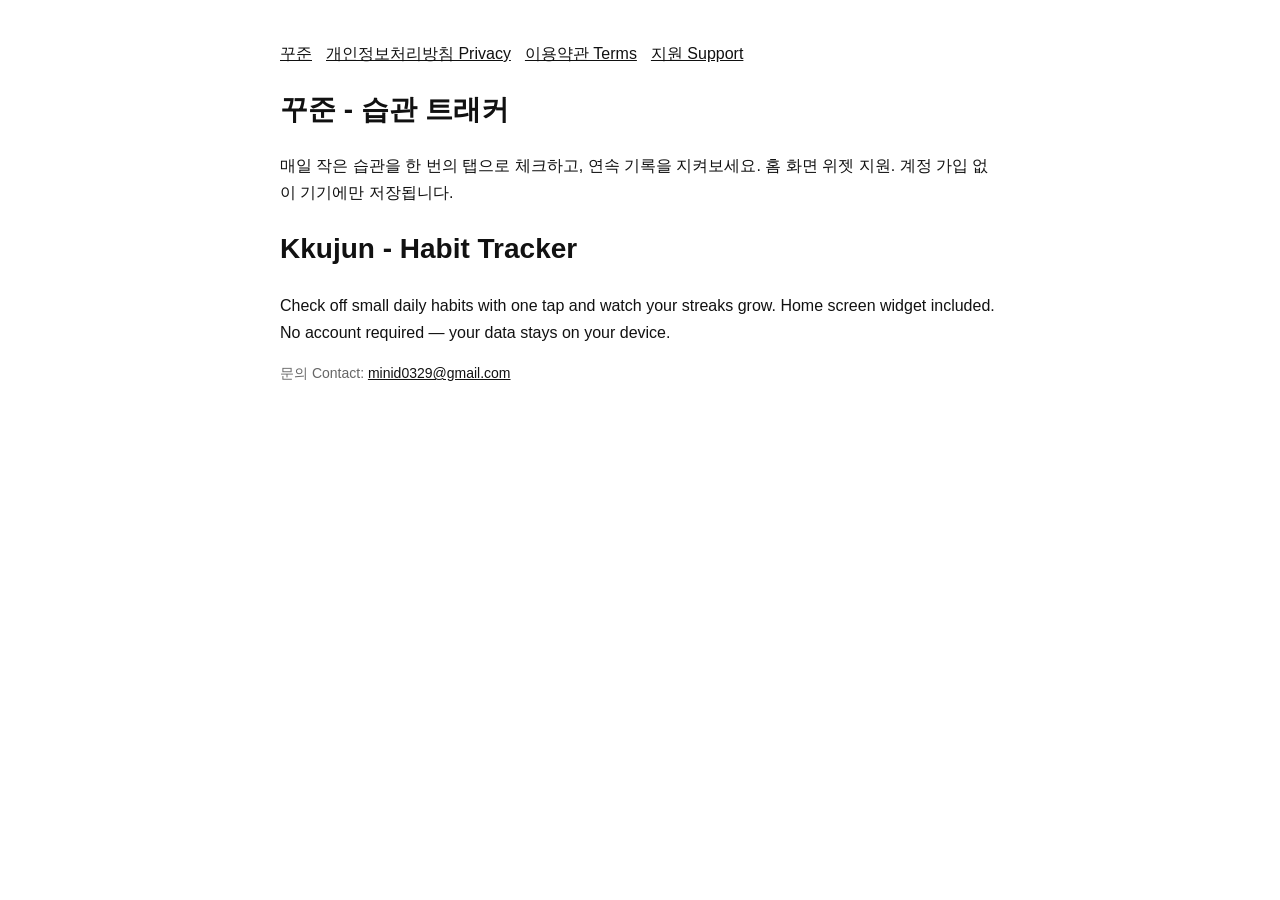
<file: index.html>
<!doctype html><html lang=ko><head><meta charset=utf-8><meta name=viewport content='width=device-width,initial-scale=1'><title>꾸준 - 습관 트래커</title><link rel=stylesheet href=style.css></head><body><nav><a href=index.html>꾸준</a><a href=privacy.html>개인정보처리방침 Privacy</a><a href=terms.html>이용약관 Terms</a><a href=support.html>지원 Support</a></nav>
<h1>꾸준 - 습관 트래커</h1><p>매일 작은 습관을 한 번의 탭으로 체크하고, 연속 기록을 지켜보세요. 홈 화면 위젯 지원. 계정 가입 없이 기기에만 저장됩니다.</p>
<h1>Kkujun - Habit Tracker</h1><p>Check off small daily habits with one tap and watch your streaks grow. Home screen widget included. No account required — your data stays on your device.</p>
<p class=muted>문의 Contact: <a href="mailto:minid0329@gmail.com">minid0329@gmail.com</a></p></body></html>
</file>
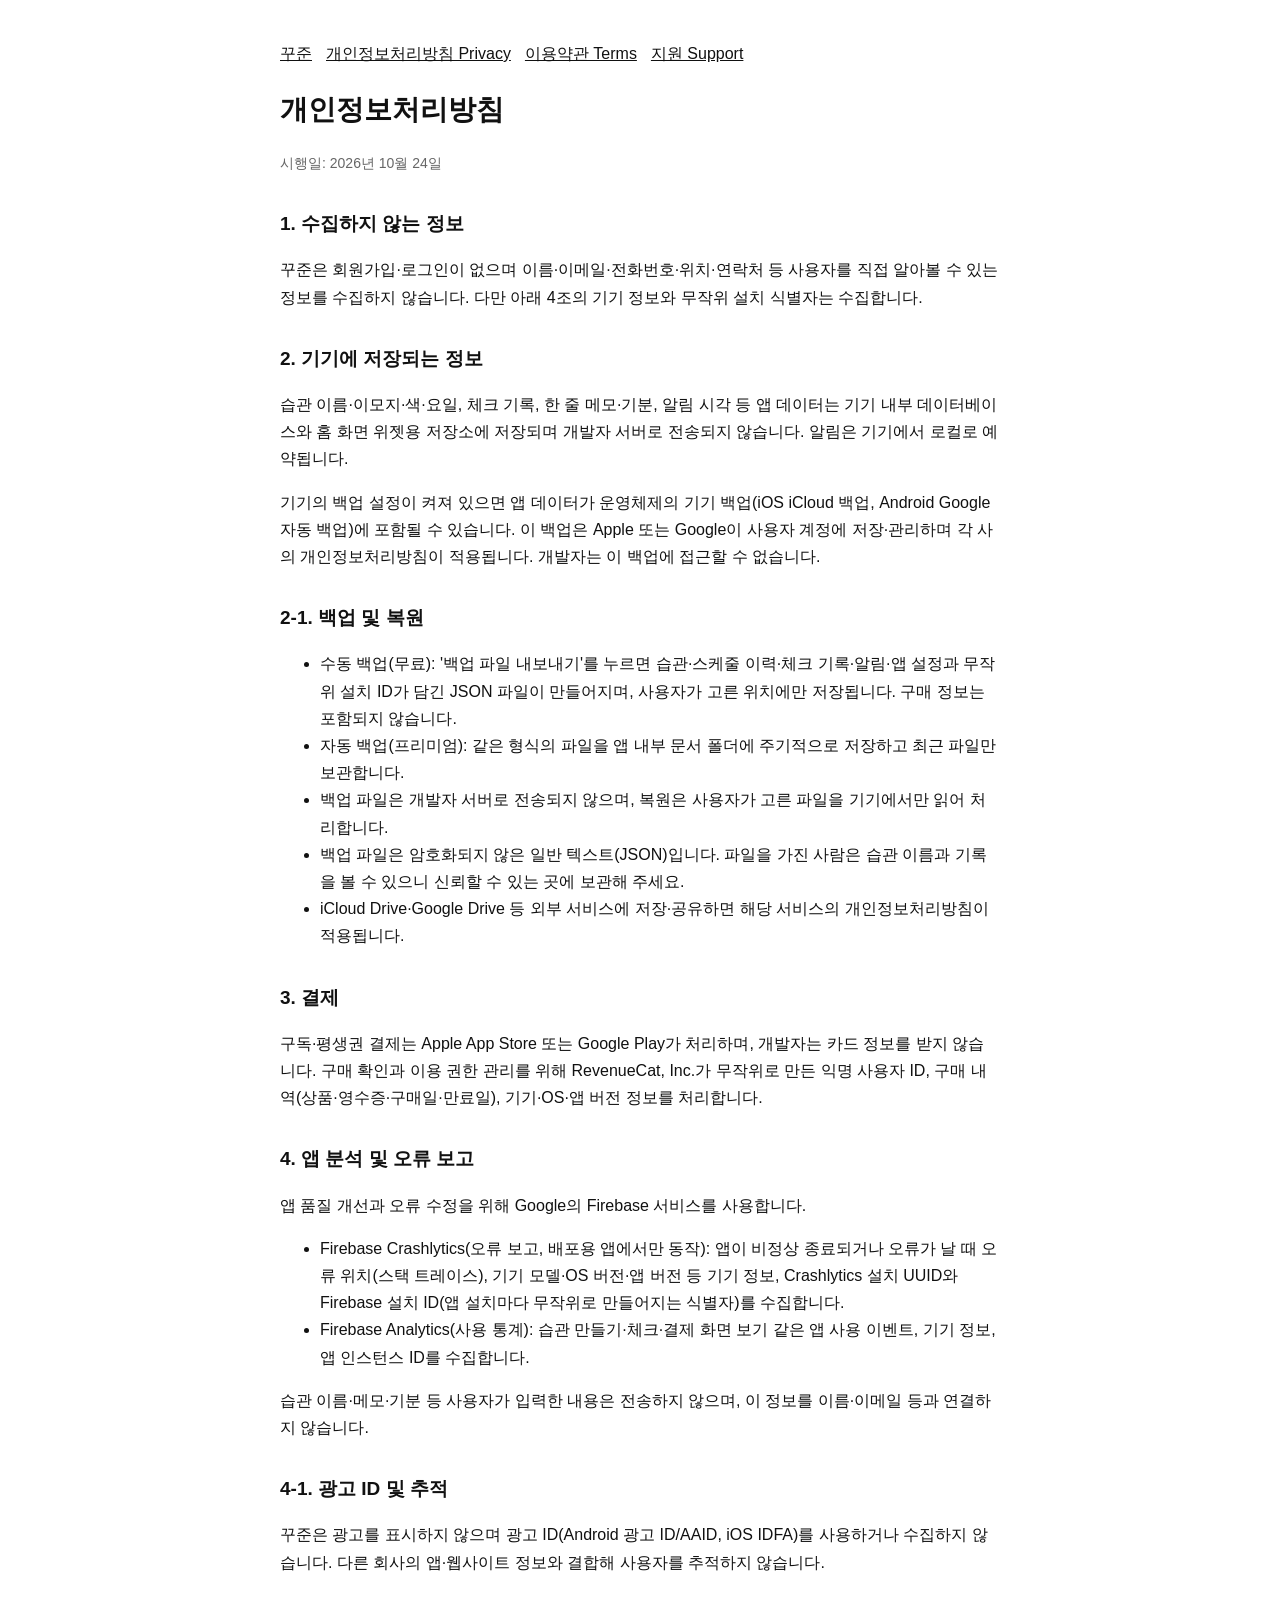
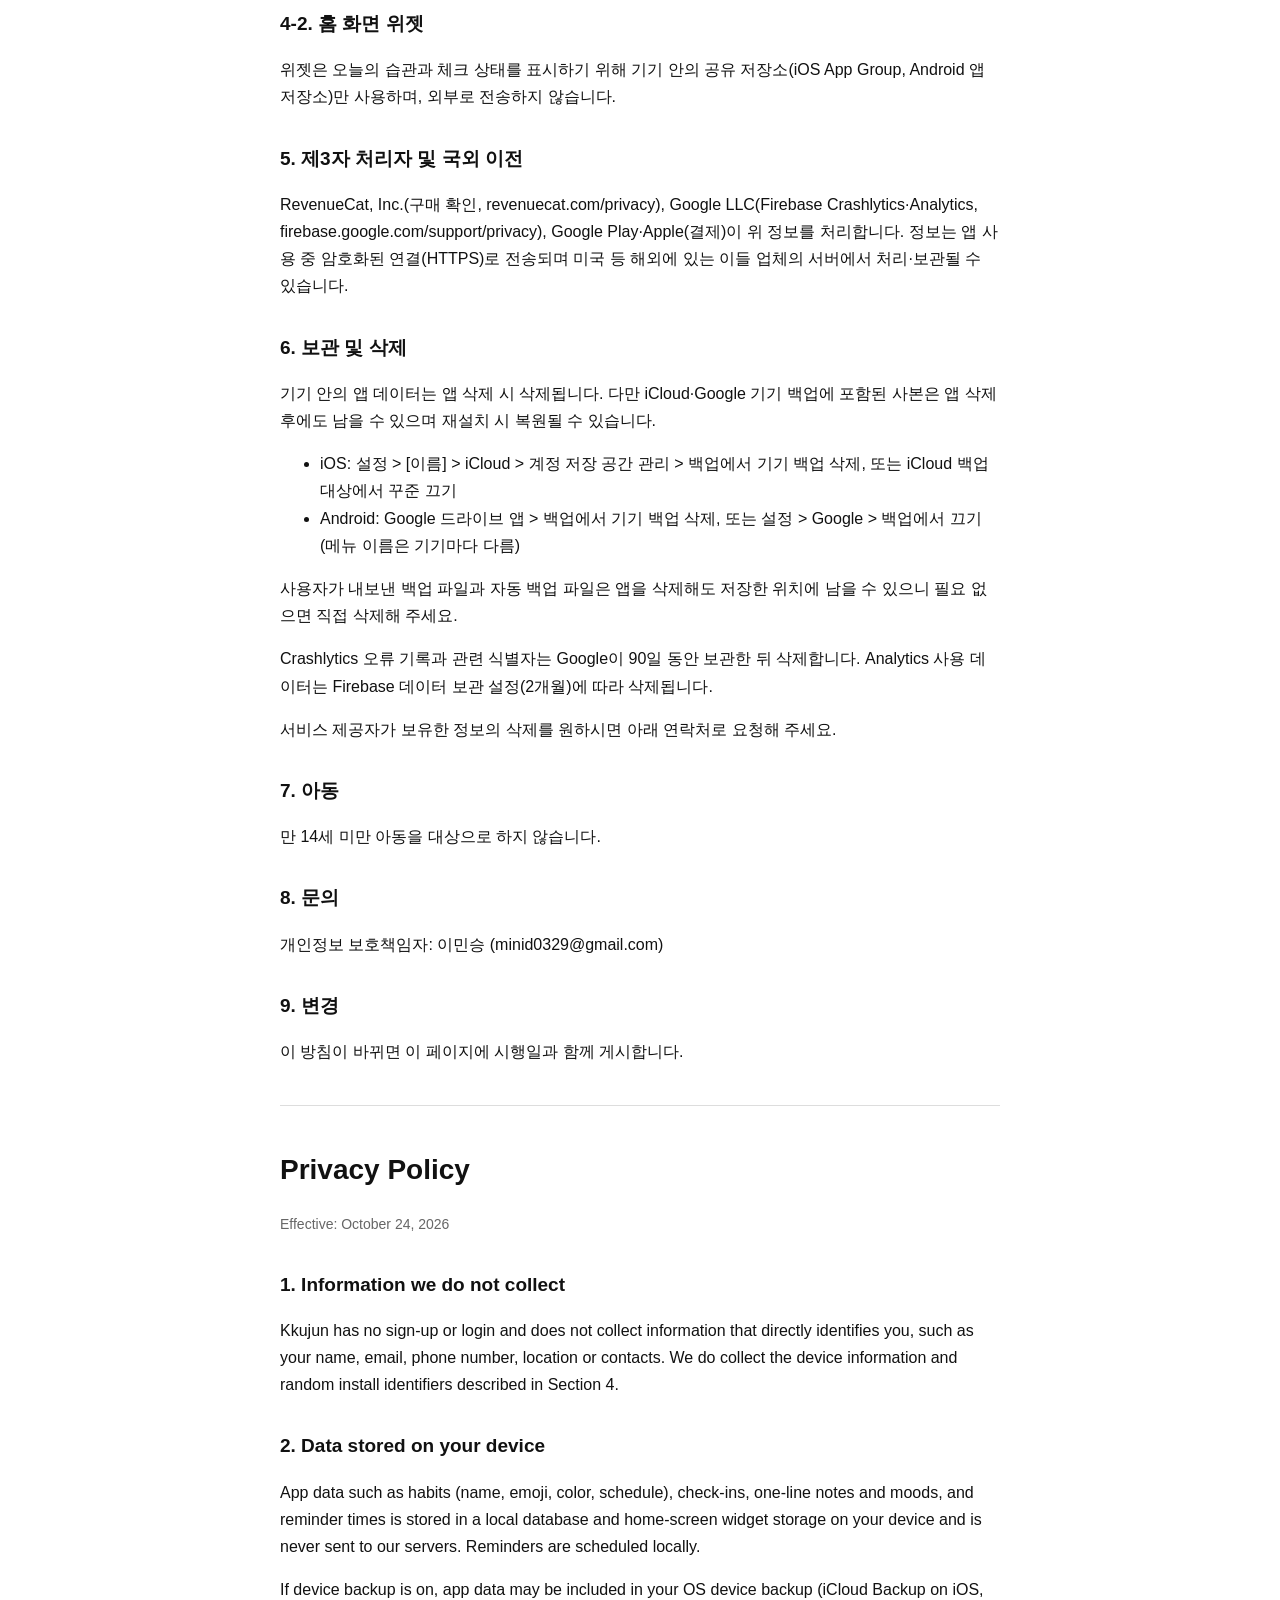
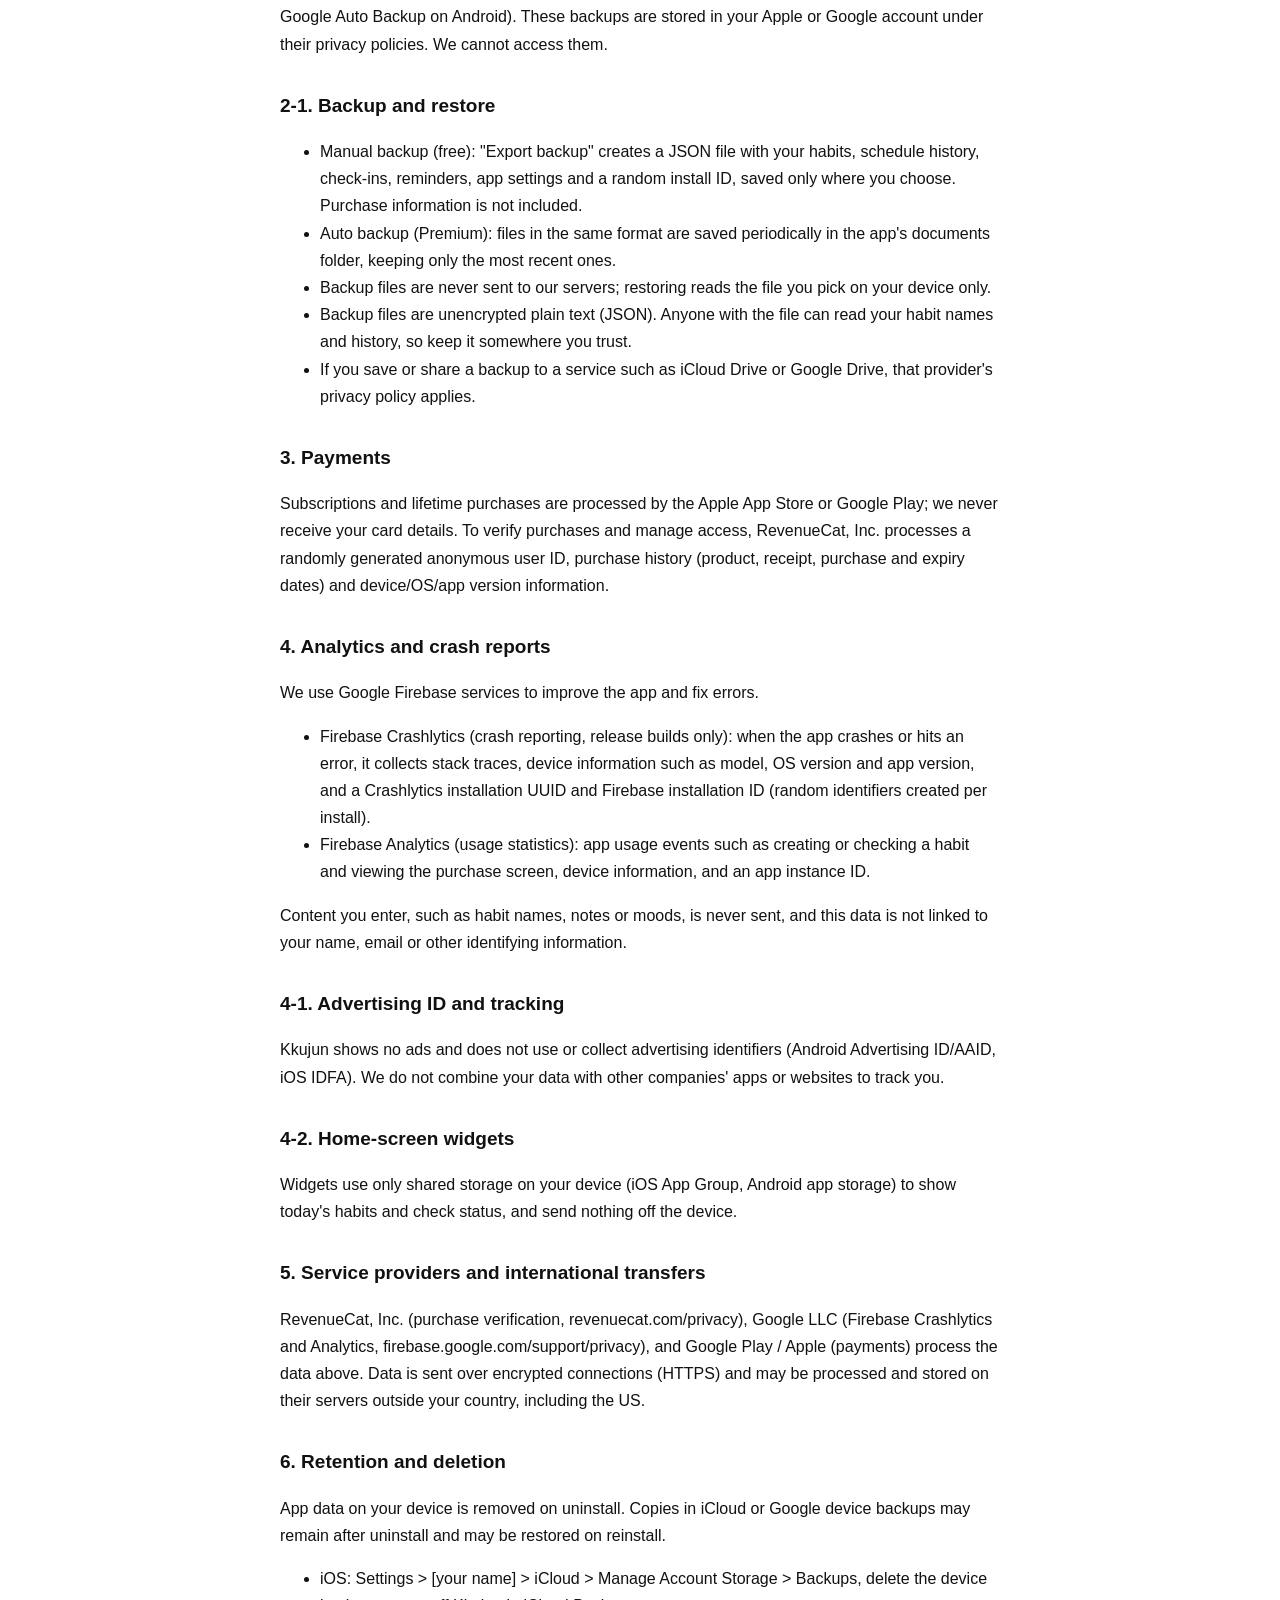
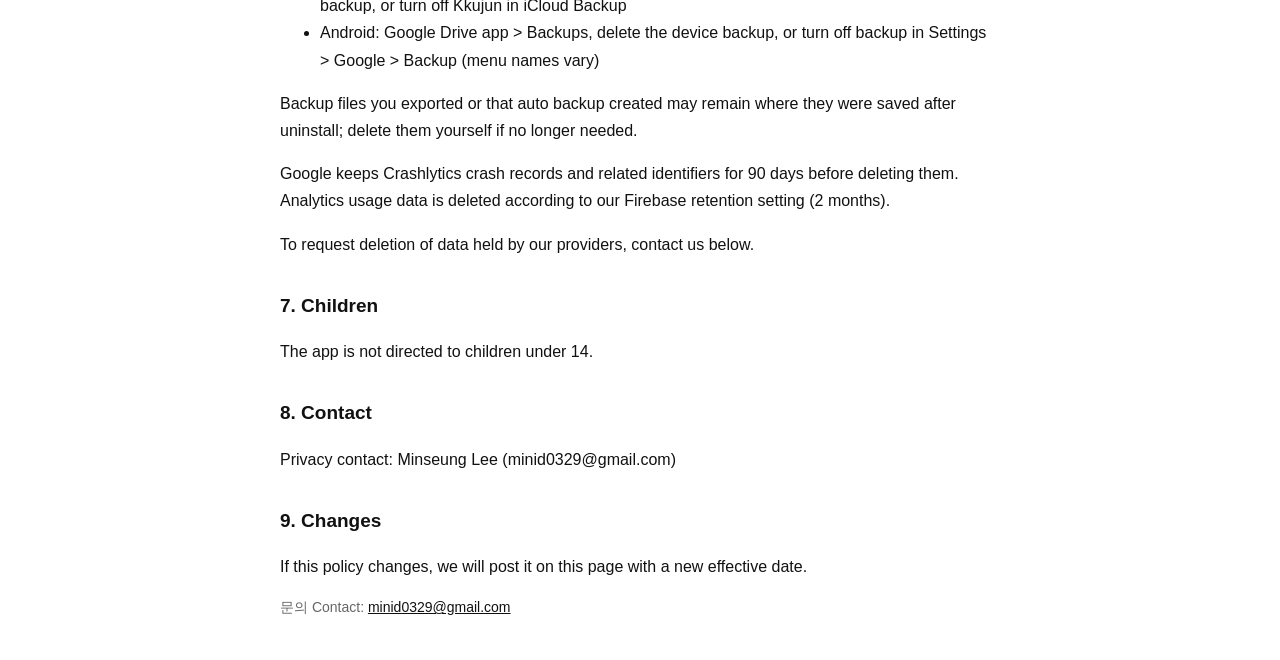
<file: privacy.html>
<!doctype html><html lang=ko><head><meta charset=utf-8><meta name=viewport content='width=device-width,initial-scale=1'><title>개인정보처리방침 Privacy Policy</title><link rel=stylesheet href=style.css></head><body><nav><a href=index.html>꾸준</a><a href=privacy.html>개인정보처리방침 Privacy</a><a href=terms.html>이용약관 Terms</a><a href=support.html>지원 Support</a></nav>
<h1>개인정보처리방침</h1><p class=muted>시행일: 2026년 10월 24일</p>
<h2>1. 수집하지 않는 정보</h2>
<p>꾸준은 회원가입·로그인이 없으며 이름·이메일·전화번호·위치·연락처 등 사용자를 직접 알아볼 수 있는 정보를 수집하지 않습니다. 다만 아래 4조의 기기 정보와 무작위 설치 식별자는 수집합니다.</p>
<h2>2. 기기에 저장되는 정보</h2>
<p>습관 이름·이모지·색·요일, 체크 기록, 한 줄 메모·기분, 알림 시각 등 앱 데이터는 기기 내부 데이터베이스와 홈 화면 위젯용 저장소에 저장되며 개발자 서버로 전송되지 않습니다. 알림은 기기에서 로컬로 예약됩니다.</p>
<p>기기의 백업 설정이 켜져 있으면 앱 데이터가 운영체제의 기기 백업(iOS iCloud 백업, Android Google 자동 백업)에 포함될 수 있습니다. 이 백업은 Apple 또는 Google이 사용자 계정에 저장·관리하며 각 사의 개인정보처리방침이 적용됩니다. 개발자는 이 백업에 접근할 수 없습니다.</p>
<h2>2-1. 백업 및 복원</h2>
<ul>
<li>수동 백업(무료): '백업 파일 내보내기'를 누르면 습관·스케줄 이력·체크 기록·알림·앱 설정과 무작위 설치 ID가 담긴 JSON 파일이 만들어지며, 사용자가 고른 위치에만 저장됩니다. 구매 정보는 포함되지 않습니다.</li>
<li>자동 백업(프리미엄): 같은 형식의 파일을 앱 내부 문서 폴더에 주기적으로 저장하고 최근 파일만 보관합니다.</li>
<li>백업 파일은 개발자 서버로 전송되지 않으며, 복원은 사용자가 고른 파일을 기기에서만 읽어 처리합니다.</li>
<li>백업 파일은 암호화되지 않은 일반 텍스트(JSON)입니다. 파일을 가진 사람은 습관 이름과 기록을 볼 수 있으니 신뢰할 수 있는 곳에 보관해 주세요.</li>
<li>iCloud Drive·Google Drive 등 외부 서비스에 저장·공유하면 해당 서비스의 개인정보처리방침이 적용됩니다.</li>
</ul>
<h2>3. 결제</h2>
<p>구독·평생권 결제는 Apple App Store 또는 Google Play가 처리하며, 개발자는 카드 정보를 받지 않습니다. 구매 확인과 이용 권한 관리를 위해 RevenueCat, Inc.가 무작위로 만든 익명 사용자 ID, 구매 내역(상품·영수증·구매일·만료일), 기기·OS·앱 버전 정보를 처리합니다.</p>
<h2>4. 앱 분석 및 오류 보고</h2>
<p>앱 품질 개선과 오류 수정을 위해 Google의 Firebase 서비스를 사용합니다.</p>
<ul>
<li>Firebase Crashlytics(오류 보고, 배포용 앱에서만 동작): 앱이 비정상 종료되거나 오류가 날 때 오류 위치(스택 트레이스), 기기 모델·OS 버전·앱 버전 등 기기 정보, Crashlytics 설치 UUID와 Firebase 설치 ID(앱 설치마다 무작위로 만들어지는 식별자)를 수집합니다.</li>
<li>Firebase Analytics(사용 통계): 습관 만들기·체크·결제 화면 보기 같은 앱 사용 이벤트, 기기 정보, 앱 인스턴스 ID를 수집합니다.</li>
</ul>
<p>습관 이름·메모·기분 등 사용자가 입력한 내용은 전송하지 않으며, 이 정보를 이름·이메일 등과 연결하지 않습니다.</p>
<h2>4-1. 광고 ID 및 추적</h2>
<p>꾸준은 광고를 표시하지 않으며 광고 ID(Android 광고 ID/AAID, iOS IDFA)를 사용하거나 수집하지 않습니다. 다른 회사의 앱·웹사이트 정보와 결합해 사용자를 추적하지 않습니다.</p>
<h2>4-2. 홈 화면 위젯</h2>
<p>위젯은 오늘의 습관과 체크 상태를 표시하기 위해 기기 안의 공유 저장소(iOS App Group, Android 앱 저장소)만 사용하며, 외부로 전송하지 않습니다.</p>
<h2>5. 제3자 처리자 및 국외 이전</h2>
<p>RevenueCat, Inc.(구매 확인, revenuecat.com/privacy), Google LLC(Firebase Crashlytics·Analytics, firebase.google.com/support/privacy), Google Play·Apple(결제)이 위 정보를 처리합니다. 정보는 앱 사용 중 암호화된 연결(HTTPS)로 전송되며 미국 등 해외에 있는 이들 업체의 서버에서 처리·보관될 수 있습니다.</p>
<h2>6. 보관 및 삭제</h2>
<p>기기 안의 앱 데이터는 앱 삭제 시 삭제됩니다. 다만 iCloud·Google 기기 백업에 포함된 사본은 앱 삭제 후에도 남을 수 있으며 재설치 시 복원될 수 있습니다.</p>
<ul>
<li>iOS: 설정 &gt; [이름] &gt; iCloud &gt; 계정 저장 공간 관리 &gt; 백업에서 기기 백업 삭제, 또는 iCloud 백업 대상에서 꾸준 끄기</li>
<li>Android: Google 드라이브 앱 &gt; 백업에서 기기 백업 삭제, 또는 설정 &gt; Google &gt; 백업에서 끄기(메뉴 이름은 기기마다 다름)</li>
</ul>
<p>사용자가 내보낸 백업 파일과 자동 백업 파일은 앱을 삭제해도 저장한 위치에 남을 수 있으니 필요 없으면 직접 삭제해 주세요.</p>
<p>Crashlytics 오류 기록과 관련 식별자는 Google이 90일 동안 보관한 뒤 삭제합니다. Analytics 사용 데이터는 Firebase 데이터 보관 설정(2개월)에 따라 삭제됩니다.</p>
<p>서비스 제공자가 보유한 정보의 삭제를 원하시면 아래 연락처로 요청해 주세요.</p>
<h2>7. 아동</h2>
<p>만 14세 미만 아동을 대상으로 하지 않습니다.</p>
<h2>8. 문의</h2>
<p>개인정보 보호책임자: 이민승 (minid0329@gmail.com)</p>
<h2>9. 변경</h2>
<p>이 방침이 바뀌면 이 페이지에 시행일과 함께 게시합니다.</p>
<hr><h1 lang=en>Privacy Policy</h1><p class=muted>Effective: October 24, 2026</p>
<h2>1. Information we do not collect</h2>
<p>Kkujun has no sign-up or login and does not collect information that directly identifies you, such as your name, email, phone number, location or contacts. We do collect the device information and random install identifiers described in Section 4.</p>
<h2>2. Data stored on your device</h2>
<p>App data such as habits (name, emoji, color, schedule), check-ins, one-line notes and moods, and reminder times is stored in a local database and home-screen widget storage on your device and is never sent to our servers. Reminders are scheduled locally.</p>
<p>If device backup is on, app data may be included in your OS device backup (iCloud Backup on iOS, Google Auto Backup on Android). These backups are stored in your Apple or Google account under their privacy policies. We cannot access them.</p>
<h2>2-1. Backup and restore</h2>
<ul>
<li>Manual backup (free): "Export backup" creates a JSON file with your habits, schedule history, check-ins, reminders, app settings and a random install ID, saved only where you choose. Purchase information is not included.</li>
<li>Auto backup (Premium): files in the same format are saved periodically in the app's documents folder, keeping only the most recent ones.</li>
<li>Backup files are never sent to our servers; restoring reads the file you pick on your device only.</li>
<li>Backup files are unencrypted plain text (JSON). Anyone with the file can read your habit names and history, so keep it somewhere you trust.</li>
<li>If you save or share a backup to a service such as iCloud Drive or Google Drive, that provider's privacy policy applies.</li>
</ul>
<h2>3. Payments</h2>
<p>Subscriptions and lifetime purchases are processed by the Apple App Store or Google Play; we never receive your card details. To verify purchases and manage access, RevenueCat, Inc. processes a randomly generated anonymous user ID, purchase history (product, receipt, purchase and expiry dates) and device/OS/app version information.</p>
<h2>4. Analytics and crash reports</h2>
<p>We use Google Firebase services to improve the app and fix errors.</p>
<ul>
<li>Firebase Crashlytics (crash reporting, release builds only): when the app crashes or hits an error, it collects stack traces, device information such as model, OS version and app version, and a Crashlytics installation UUID and Firebase installation ID (random identifiers created per install).</li>
<li>Firebase Analytics (usage statistics): app usage events such as creating or checking a habit and viewing the purchase screen, device information, and an app instance ID.</li>
</ul>
<p>Content you enter, such as habit names, notes or moods, is never sent, and this data is not linked to your name, email or other identifying information.</p>
<h2>4-1. Advertising ID and tracking</h2>
<p>Kkujun shows no ads and does not use or collect advertising identifiers (Android Advertising ID/AAID, iOS IDFA). We do not combine your data with other companies' apps or websites to track you.</p>
<h2>4-2. Home-screen widgets</h2>
<p>Widgets use only shared storage on your device (iOS App Group, Android app storage) to show today's habits and check status, and send nothing off the device.</p>
<h2>5. Service providers and international transfers</h2>
<p>RevenueCat, Inc. (purchase verification, revenuecat.com/privacy), Google LLC (Firebase Crashlytics and Analytics, firebase.google.com/support/privacy), and Google Play / Apple (payments) process the data above. Data is sent over encrypted connections (HTTPS) and may be processed and stored on their servers outside your country, including the US.</p>
<h2>6. Retention and deletion</h2>
<p>App data on your device is removed on uninstall. Copies in iCloud or Google device backups may remain after uninstall and may be restored on reinstall.</p>
<ul>
<li>iOS: Settings &gt; [your name] &gt; iCloud &gt; Manage Account Storage &gt; Backups, delete the device backup, or turn off Kkujun in iCloud Backup</li>
<li>Android: Google Drive app &gt; Backups, delete the device backup, or turn off backup in Settings &gt; Google &gt; Backup (menu names vary)</li>
</ul>
<p>Backup files you exported or that auto backup created may remain where they were saved after uninstall; delete them yourself if no longer needed.</p>
<p>Google keeps Crashlytics crash records and related identifiers for 90 days before deleting them. Analytics usage data is deleted according to our Firebase retention setting (2 months).</p>
<p>To request deletion of data held by our providers, contact us below.</p>
<h2>7. Children</h2>
<p>The app is not directed to children under 14.</p>
<h2>8. Contact</h2>
<p>Privacy contact: Minseung Lee (minid0329@gmail.com)</p>
<h2>9. Changes</h2>
<p>If this policy changes, we will post it on this page with a new effective date.</p>
<p class=muted>문의 Contact: <a href="mailto:minid0329@gmail.com">minid0329@gmail.com</a></p></body></html>
</file>
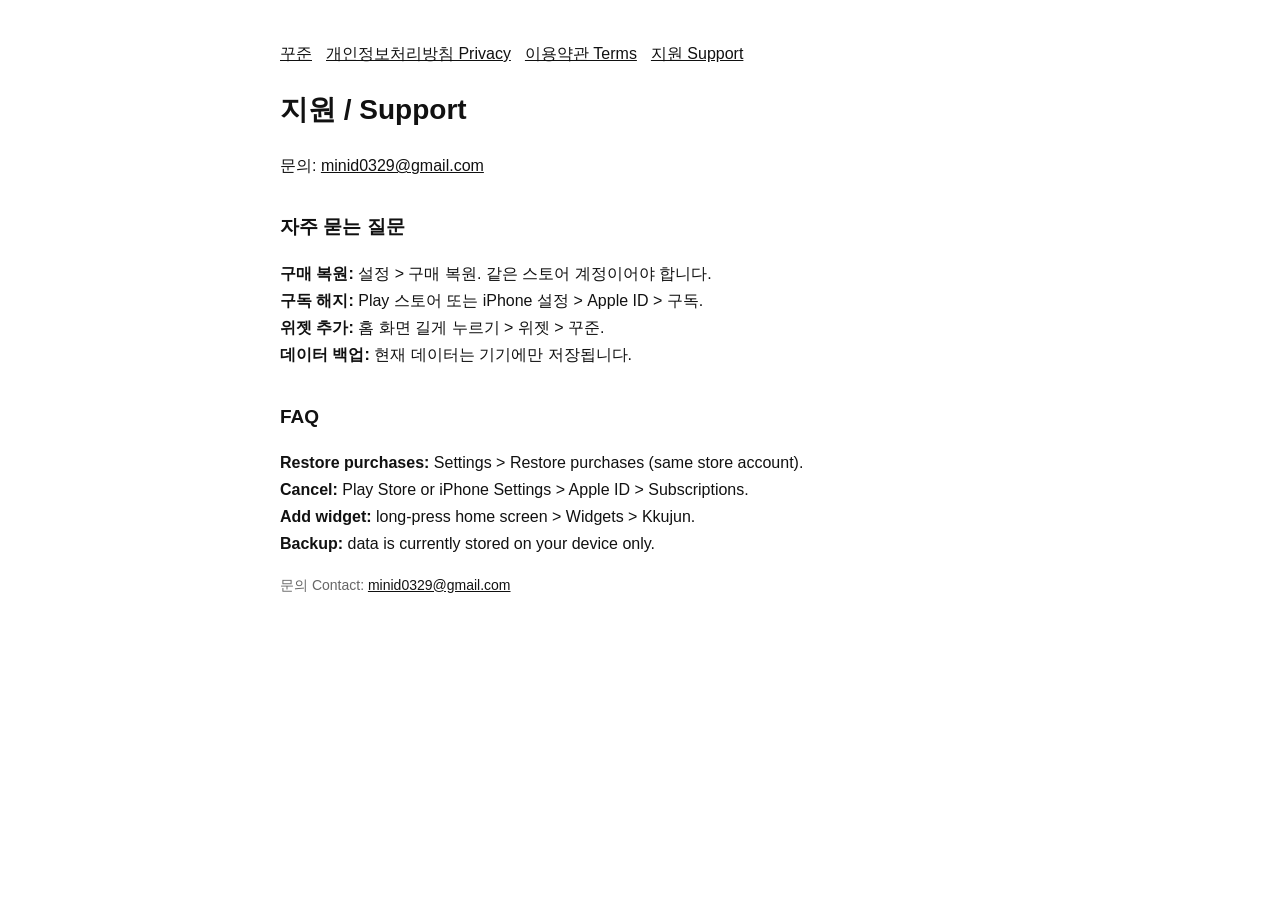
<file: support.html>
<!doctype html><html lang=ko><head><meta charset=utf-8><meta name=viewport content='width=device-width,initial-scale=1'><title>지원 Support</title><link rel=stylesheet href=style.css></head><body><nav><a href=index.html>꾸준</a><a href=privacy.html>개인정보처리방침 Privacy</a><a href=terms.html>이용약관 Terms</a><a href=support.html>지원 Support</a></nav>
<h1>지원 / Support</h1><p>문의: <a href="mailto:minid0329@gmail.com">minid0329@gmail.com</a></p>
<h2>자주 묻는 질문</h2><p><b>구매 복원:</b> 설정 &gt; 구매 복원. 같은 스토어 계정이어야 합니다.<br><b>구독 해지:</b> Play 스토어 또는 iPhone 설정 &gt; Apple ID &gt; 구독.<br><b>위젯 추가:</b> 홈 화면 길게 누르기 &gt; 위젯 &gt; 꾸준.<br><b>데이터 백업:</b> 현재 데이터는 기기에만 저장됩니다.</p>
<h2>FAQ</h2><p><b>Restore purchases:</b> Settings &gt; Restore purchases (same store account).<br><b>Cancel:</b> Play Store or iPhone Settings &gt; Apple ID &gt; Subscriptions.<br><b>Add widget:</b> long-press home screen &gt; Widgets &gt; Kkujun.<br><b>Backup:</b> data is currently stored on your device only.</p>
<p class=muted>문의 Contact: <a href="mailto:minid0329@gmail.com">minid0329@gmail.com</a></p></body></html>
</file>
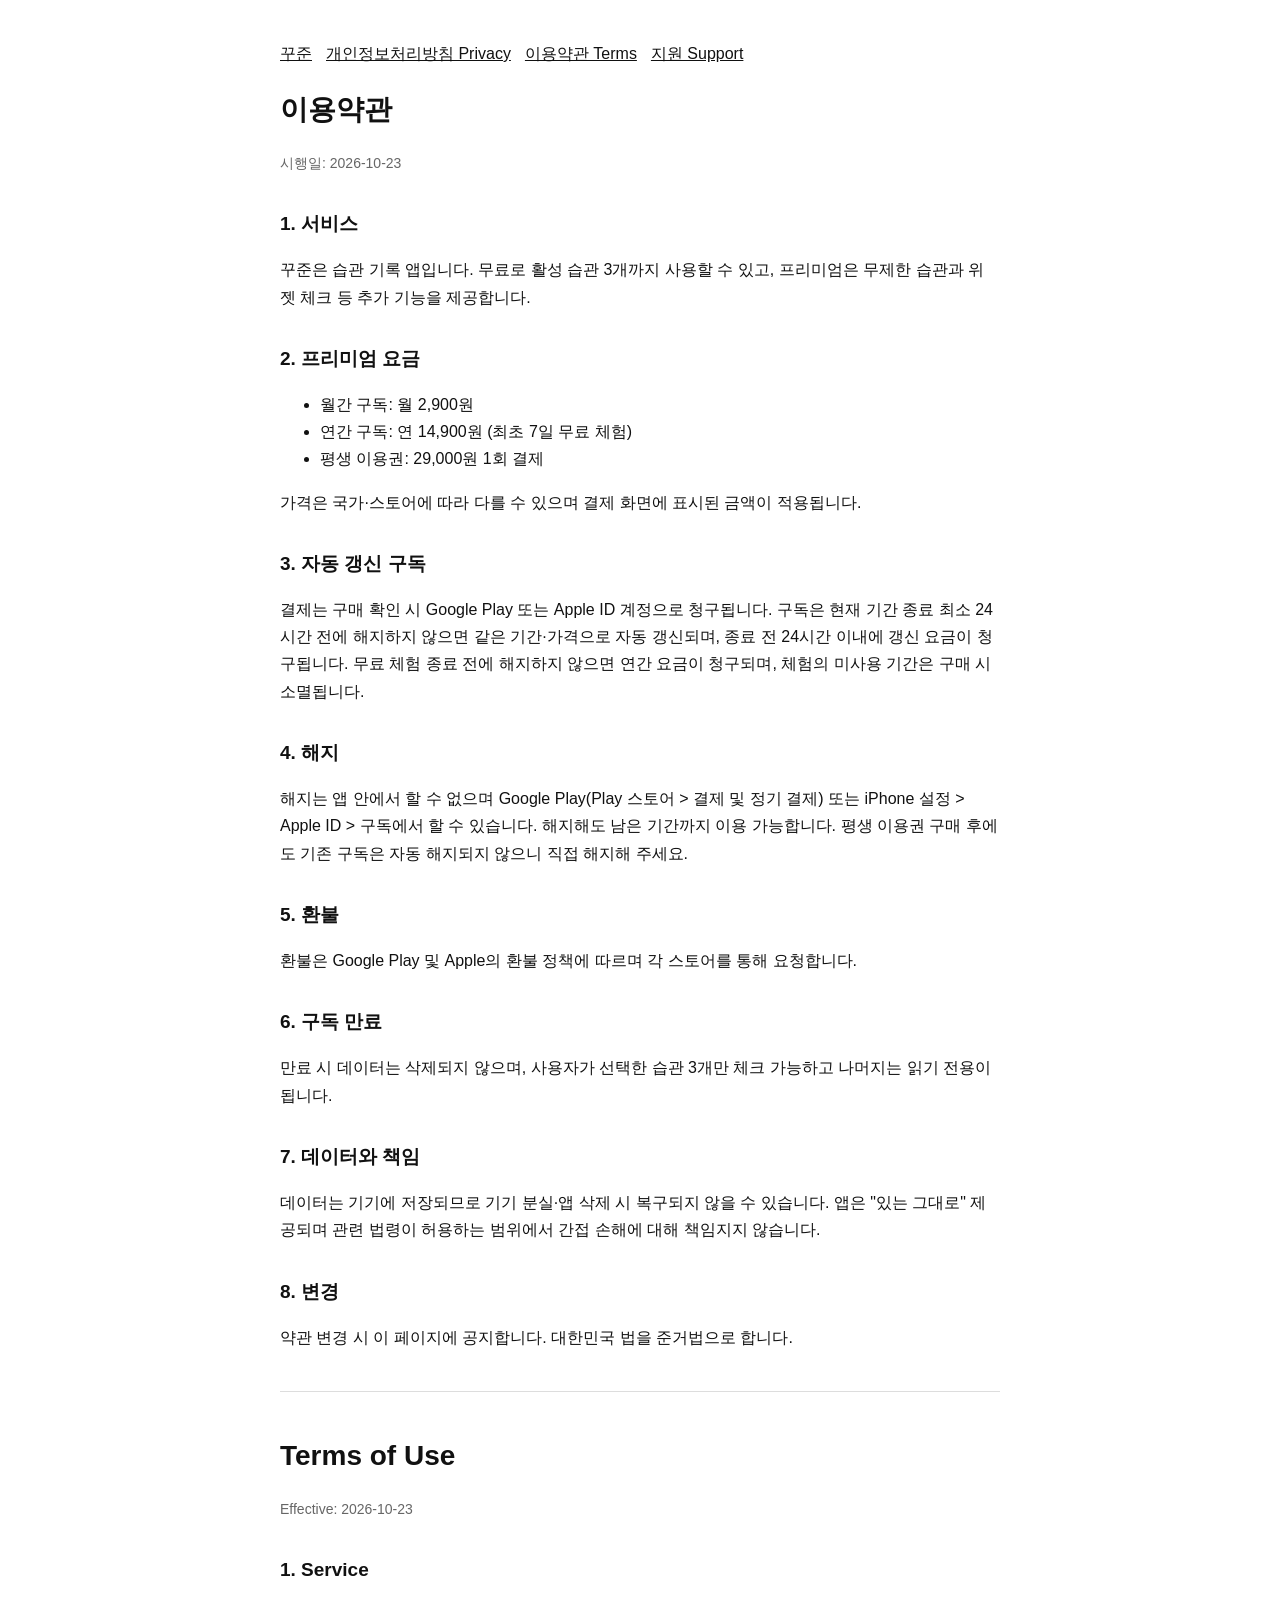
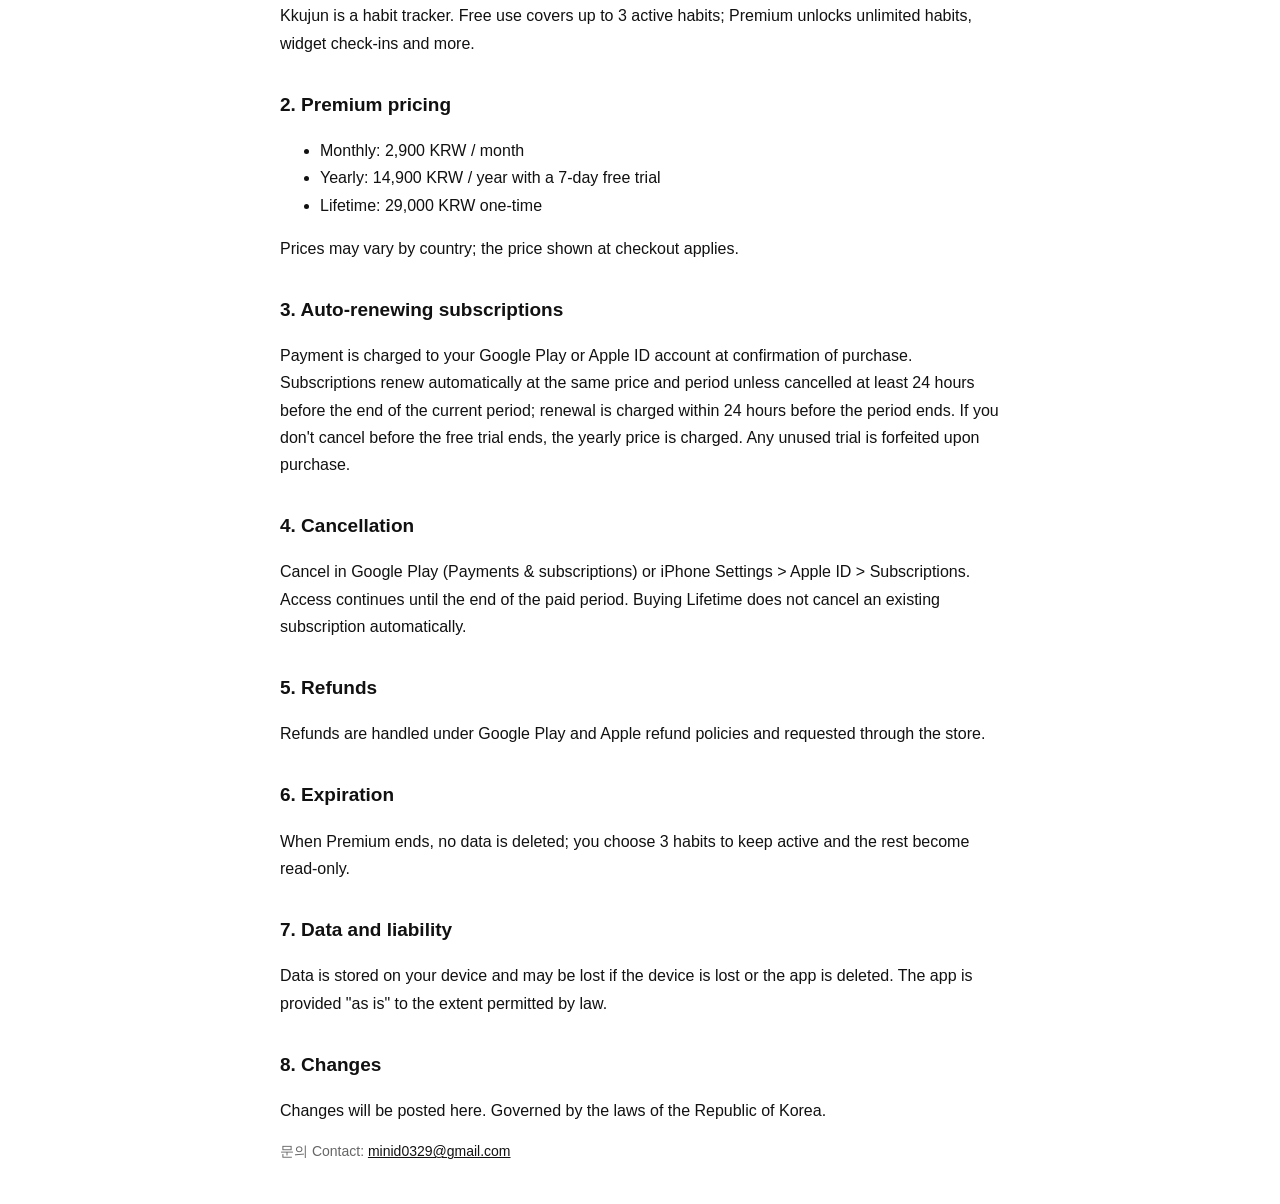
<file: terms.html>
<!doctype html><html lang=ko><head><meta charset=utf-8><meta name=viewport content='width=device-width,initial-scale=1'><title>이용약관 Terms of Use</title><link rel=stylesheet href=style.css></head><body><nav><a href=index.html>꾸준</a><a href=privacy.html>개인정보처리방침 Privacy</a><a href=terms.html>이용약관 Terms</a><a href=support.html>지원 Support</a></nav>
<h1>이용약관</h1><p class=muted>시행일: 2026-10-23</p>
<h2>1. 서비스</h2><p>꾸준은 습관 기록 앱입니다. 무료로 활성 습관 3개까지 사용할 수 있고, 프리미엄은 무제한 습관과 위젯 체크 등 추가 기능을 제공합니다.</p>
<h2>2. 프리미엄 요금</h2><ul><li>월간 구독: 월 2,900원</li><li>연간 구독: 연 14,900원 (최초 7일 무료 체험)</li><li>평생 이용권: 29,000원 1회 결제</li></ul><p>가격은 국가·스토어에 따라 다를 수 있으며 결제 화면에 표시된 금액이 적용됩니다.</p>
<h2>3. 자동 갱신 구독</h2><p>결제는 구매 확인 시 Google Play 또는 Apple ID 계정으로 청구됩니다. 구독은 현재 기간 종료 최소 24시간 전에 해지하지 않으면 같은 기간·가격으로 자동 갱신되며, 종료 전 24시간 이내에 갱신 요금이 청구됩니다. 무료 체험 종료 전에 해지하지 않으면 연간 요금이 청구되며, 체험의 미사용 기간은 구매 시 소멸됩니다.</p>
<h2>4. 해지</h2><p>해지는 앱 안에서 할 수 없으며 Google Play(Play 스토어 &gt; 결제 및 정기 결제) 또는 iPhone 설정 &gt; Apple ID &gt; 구독에서 할 수 있습니다. 해지해도 남은 기간까지 이용 가능합니다. 평생 이용권 구매 후에도 기존 구독은 자동 해지되지 않으니 직접 해지해 주세요.</p>
<h2>5. 환불</h2><p>환불은 Google Play 및 Apple의 환불 정책에 따르며 각 스토어를 통해 요청합니다.</p>
<h2>6. 구독 만료</h2><p>만료 시 데이터는 삭제되지 않으며, 사용자가 선택한 습관 3개만 체크 가능하고 나머지는 읽기 전용이 됩니다.</p>
<h2>7. 데이터와 책임</h2><p>데이터는 기기에 저장되므로 기기 분실·앱 삭제 시 복구되지 않을 수 있습니다. 앱은 "있는 그대로" 제공되며 관련 법령이 허용하는 범위에서 간접 손해에 대해 책임지지 않습니다.</p>
<h2>8. 변경</h2><p>약관 변경 시 이 페이지에 공지합니다. 대한민국 법을 준거법으로 합니다.</p>
<hr><h1>Terms of Use</h1><p class=muted>Effective: 2026-10-23</p>
<h2>1. Service</h2><p>Kkujun is a habit tracker. Free use covers up to 3 active habits; Premium unlocks unlimited habits, widget check-ins and more.</p>
<h2>2. Premium pricing</h2><ul><li>Monthly: 2,900 KRW / month</li><li>Yearly: 14,900 KRW / year with a 7-day free trial</li><li>Lifetime: 29,000 KRW one-time</li></ul><p>Prices may vary by country; the price shown at checkout applies.</p>
<h2>3. Auto-renewing subscriptions</h2><p>Payment is charged to your Google Play or Apple ID account at confirmation of purchase. Subscriptions renew automatically at the same price and period unless cancelled at least 24 hours before the end of the current period; renewal is charged within 24 hours before the period ends. If you don't cancel before the free trial ends, the yearly price is charged. Any unused trial is forfeited upon purchase.</p>
<h2>4. Cancellation</h2><p>Cancel in Google Play (Payments &amp; subscriptions) or iPhone Settings &gt; Apple ID &gt; Subscriptions. Access continues until the end of the paid period. Buying Lifetime does not cancel an existing subscription automatically.</p>
<h2>5. Refunds</h2><p>Refunds are handled under Google Play and Apple refund policies and requested through the store.</p>
<h2>6. Expiration</h2><p>When Premium ends, no data is deleted; you choose 3 habits to keep active and the rest become read-only.</p>
<h2>7. Data and liability</h2><p>Data is stored on your device and may be lost if the device is lost or the app is deleted. The app is provided "as is" to the extent permitted by law.</p>
<h2>8. Changes</h2><p>Changes will be posted here. Governed by the laws of the Republic of Korea.</p>
<p class=muted>문의 Contact: <a href="mailto:minid0329@gmail.com">minid0329@gmail.com</a></p></body></html>
</file>
